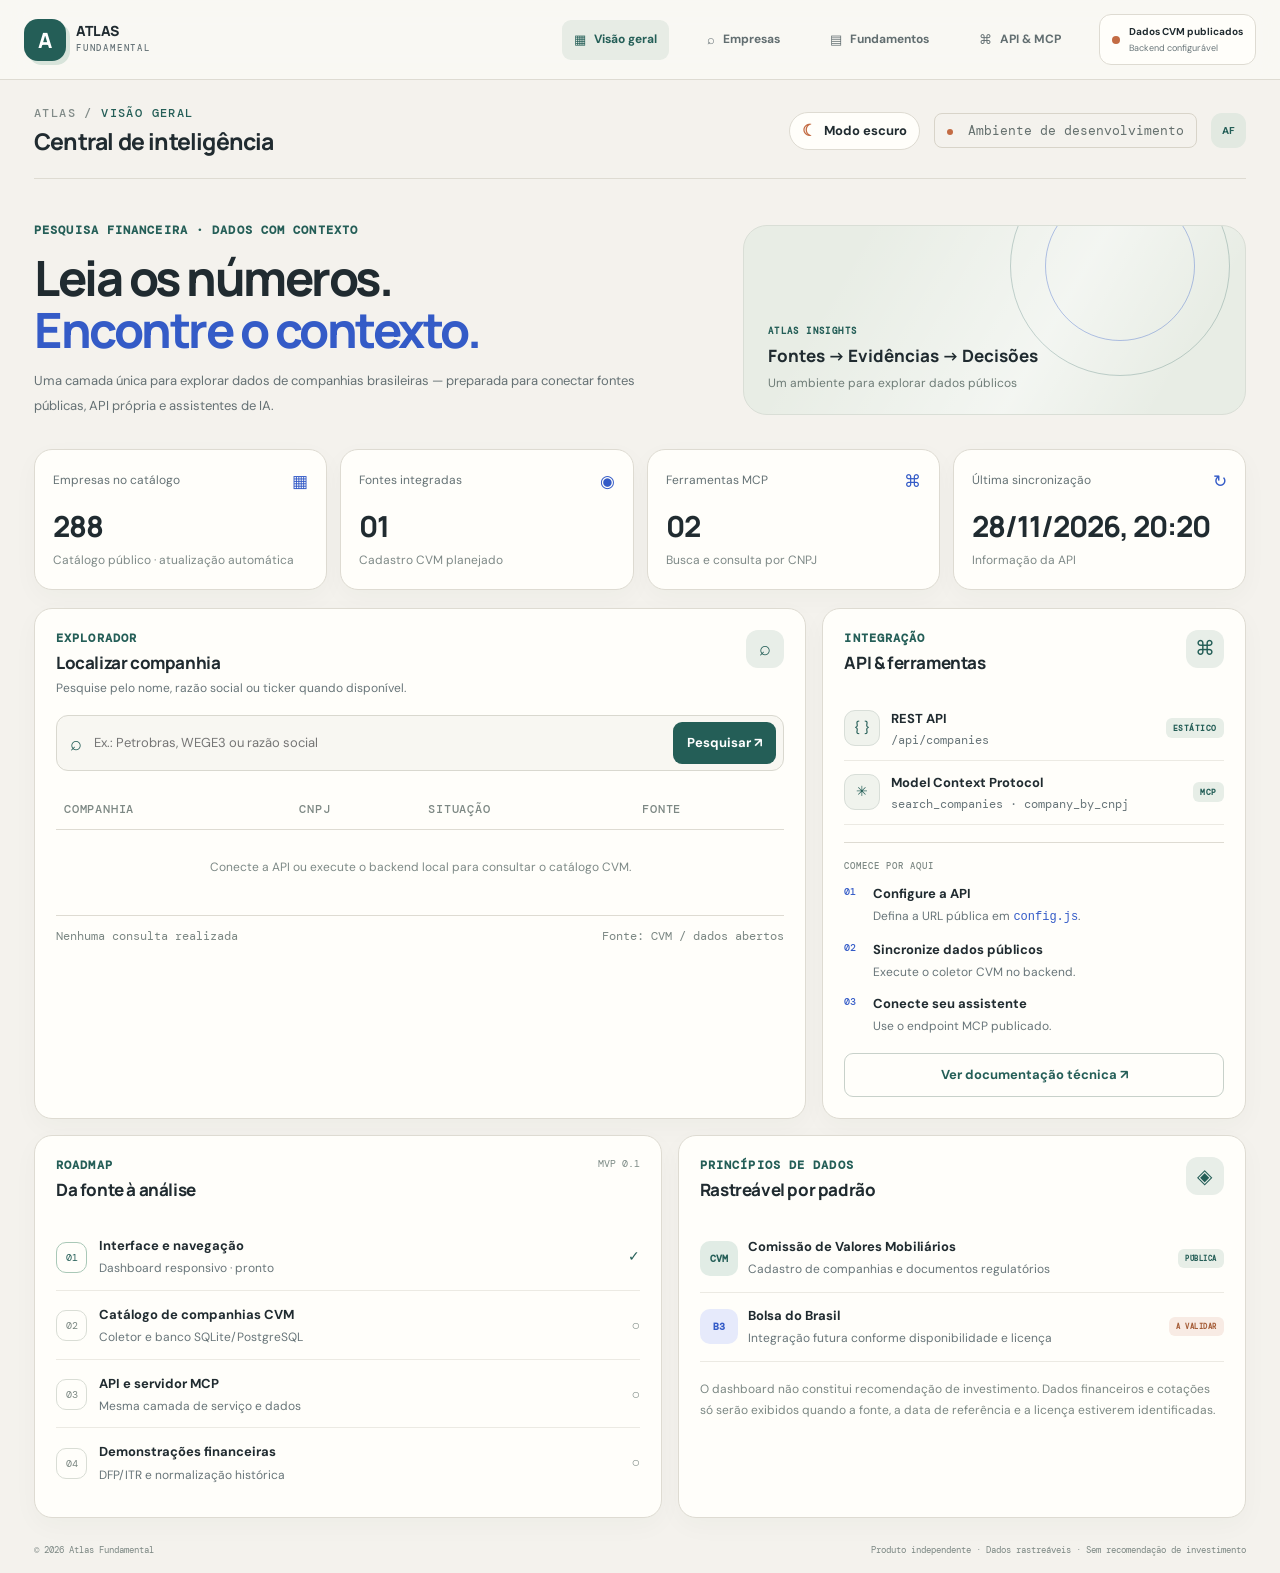
<file: index.html>
<!doctype html>
<html lang="pt-BR">
<head>
  <meta charset="utf-8">
  <meta name="viewport" content="width=device-width, initial-scale=1">
  <meta http-equiv="refresh" content="0; url=./frontend/">
  <title>Atlas Fundamental</title>
  <script>location.replace(new URL("./frontend/", location.href).href);</script>
</head>
<body>
  <p>Redirecionando para o <a href="./frontend/">Atlas Fundamental</a>…</p>
</body>
</html>
</file>
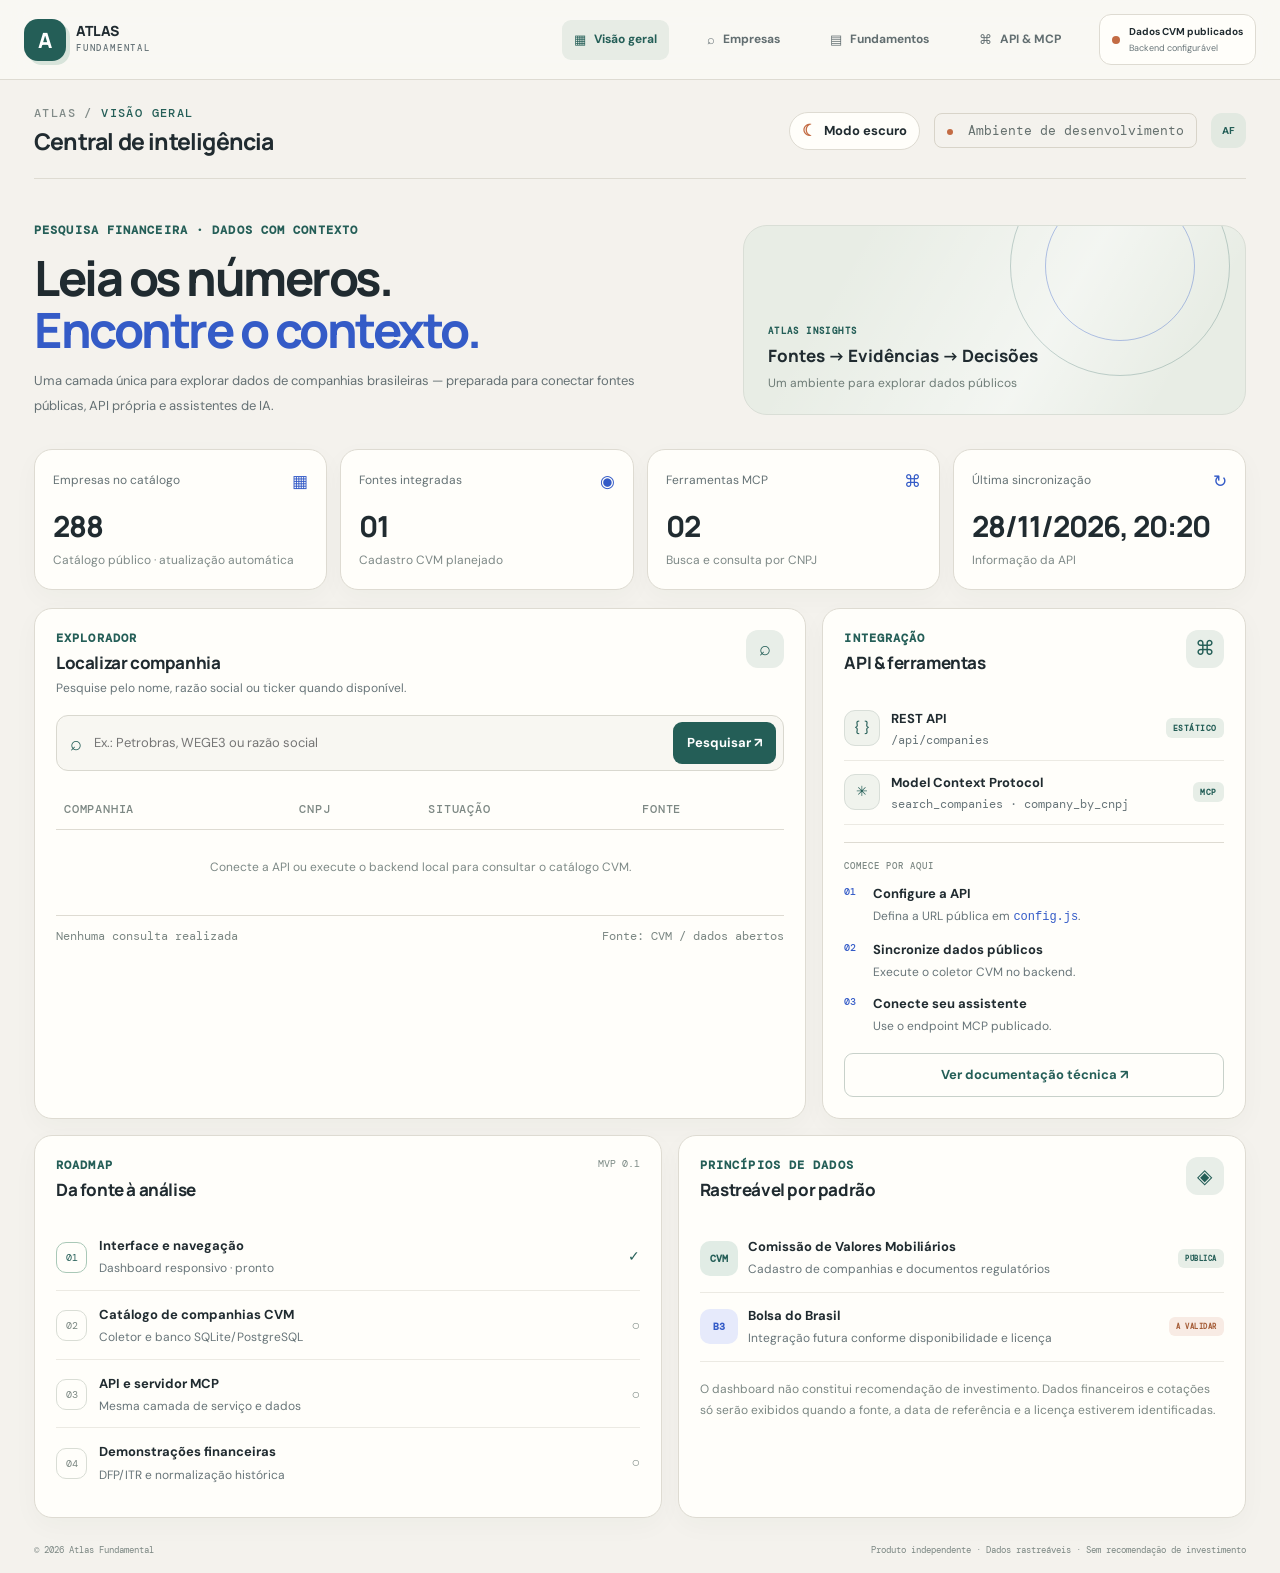
<file: frontend/index.html>
<!doctype html><html lang="pt-BR"><head><meta charset="utf-8"><meta name="viewport" content="width=device-width,initial-scale=1"><meta name="theme-color" content="#f4f2ed"><meta name="description" content="Atlas Fundamental: dados públicos, fundamentos empresariais e ferramentas para análise de companhias brasileiras."><title>Atlas Fundamental — Inteligência fundamentalista</title><link rel="stylesheet" href="styles.css"></head><body>
<aside class="sidebar"><a class="brand" href="#"><span class="mark">A</span><span>ATLAS <small>FUNDAMENTAL</small></span></a><div class="nav-label">WORKSPACE</div><button class="nav active" data-view="overview">▦ <span>Visão geral</span></button><button class="nav" data-view="companies">⌕ <span>Empresas</span></button><button class="nav" data-view="fundamentals">▤ <span>Fundamentos</span></button><button class="nav" data-view="api">⌘ <span>API & MCP</span></button><div class="side-bottom"><div class="status-dot"></div><div><b id="apiState">Modo demonstração</b><small>Backend configurável</small></div></div></aside>
<main class="main"><header class="topbar"><div><div class="crumb">ATLAS / <span id="crumb">VISÃO GERAL</span></div><h1 id="pageTitle">Central de inteligência</h1></div><div class="top-actions"><button id="themeToggle" class="theme-toggle" type="button" aria-label="Ativar tema escuro" title="Alternar tema"><span id="themeIcon" aria-hidden="true">☾</span><span id="themeLabel">Modo escuro</span></button><span class="pill"><i></i> Ambiente de desenvolvimento</span><button class="avatar">AF</button></div></header>
<section class="intro"><div><div class="eyebrow">PESQUISA FINANCEIRA · DADOS COM CONTEXTO</div><h2>Leia os números.<br><em>Encontre o contexto.</em></h2><p>Uma camada única para explorar dados de companhias brasileiras — preparada para conectar fontes públicas, API própria e assistentes de IA.</p></div><div class="intro-art"><div class="orb orb1"></div><div class="orb orb2"></div><div class="art-card"><span>ATLAS INSIGHTS</span><b>Fontes → Evidências → Decisões</b><small>Um ambiente para explorar dados públicos</small></div></div></section>
<section class="metrics"><article class="metric"><div class="metric-top"><span>Empresas no catálogo</span><span class="metric-icon">▦</span></div><strong id="companyCount">—</strong><small id="companyCaption">Aguardando conexão</small></article><article class="metric"><div class="metric-top"><span>Fontes integradas</span><span class="metric-icon">◉</span></div><strong>01</strong><small>Cadastro CVM planejado</small></article><article class="metric"><div class="metric-top"><span>Ferramentas MCP</span><span class="metric-icon">⌘</span></div><strong>02</strong><small>Busca e consulta por CNPJ</small></article><article class="metric"><div class="metric-top"><span>Última sincronização</span><span class="metric-icon">↻</span></div><strong id="lastSync">—</strong><small>Informação da API</small></article></section>
<section class="content-grid"><article class="panel company-panel"><div class="panel-head"><div><div class="eyebrow">EXPLORADOR</div><h3>Localizar companhia</h3><p>Pesquise pelo nome, razão social ou ticker quando disponível.</p></div><span class="panel-icon">⌕</span></div><form id="searchForm" class="search"><span>⌕</span><input id="searchInput" placeholder="Ex.: Petrobras, WEGE3 ou razão social" autocomplete="off"><button type="submit">Pesquisar ↗</button></form><div class="table-wrap"><table><thead><tr><th>COMPANHIA</th><th>CNPJ</th><th>SITUAÇÃO</th><th>FONTE</th></tr></thead><tbody id="companyRows"><tr><td colspan="4" class="empty">Conecte a API ou execute o backend local para consultar o catálogo CVM.</td></tr></tbody></table></div><div class="panel-foot"><span id="resultCount">Nenhuma consulta realizada</span><span>Fonte: CVM / dados abertos</span></div></article>
<article class="panel side-panel"><div class="panel-head"><div><div class="eyebrow">INTEGRAÇÃO</div><h3>API & ferramentas</h3></div><span class="panel-icon">⌘</span></div><div class="api-card"><div class="api-symbol">{ }</div><div><b>REST API</b><small>/api/companies</small></div><span class="state-tag" id="restTag">LOCAL</span></div><div class="api-card"><div class="api-symbol">✳</div><div><b>Model Context Protocol</b><small>search_companies · company_by_cnpj</small></div><span class="state-tag">MCP</span></div><div class="divider"></div><div class="small-title">COMECE POR AQUI</div><ol class="steps"><li><b>Configure a API</b><span>Defina a URL pública em <code>config.js</code>.</span></li><li><b>Sincronize dados públicos</b><span>Execute o coletor CVM no backend.</span></li><li><b>Conecte seu assistente</b><span>Use o endpoint MCP publicado.</span></li></ol><button class="outline-btn" data-view="api">Ver documentação técnica ↗</button></article></section>
<section class="bottom-grid"><article class="panel"><div class="panel-head"><div><div class="eyebrow">ROADMAP</div><h3>Da fonte à análise</h3></div><span class="subtle">MVP 0.1</span></div><div class="roadmap"><div class="road done"><span>01</span><div><b>Interface e navegação</b><small>Dashboard responsivo · pronto</small></div><i>✓</i></div><div class="road"><span>02</span><div><b>Catálogo de companhias CVM</b><small>Coletor e banco SQLite/PostgreSQL</small></div><i>○</i></div><div class="road"><span>03</span><div><b>API e servidor MCP</b><small>Mesma camada de serviço e dados</small></div><i>○</i></div><div class="road"><span>04</span><div><b>Demonstrações financeiras</b><small>DFP/ITR e normalização histórica</small></div><i>○</i></div></div></article><article class="panel source-panel"><div class="panel-head"><div><div class="eyebrow">PRINCÍPIOS DE DADOS</div><h3>Rastreável por padrão</h3></div><span class="panel-icon">◈</span></div><div class="source-row"><span class="source-logo">CVM</span><div><b>Comissão de Valores Mobiliários</b><small>Cadastro de companhias e documentos regulatórios</small></div><span class="source-status">PÚBLICA</span></div><div class="source-row"><span class="source-logo b3">B3</span><div><b>Bolsa do Brasil</b><small>Integração futura conforme disponibilidade e licença</small></div><span class="source-status muted">A VALIDAR</span></div><p class="disclaimer">O dashboard não constitui recomendação de investimento. Dados financeiros e cotações só serão exibidos quando a fonte, a data de referência e a licença estiverem identificadas.</p></article></section>
<section id="apiDocs" class="panel api-docs hidden"><div class="eyebrow">DOCUMENTAÇÃO</div><h3>Contrato inicial da API</h3><p>O frontend estático pode ser publicado no GitHub Pages. O backend e o endpoint MCP precisam de hospedagem com execução de servidor.</p><div class="endpoint"><span>GET</span><code>/api/health</code><button data-copy="/api/health">Copiar</button></div><div class="endpoint"><span>GET</span><code>/api/companies?q=petrobras</code><button data-copy="/api/companies?q=petrobras">Copiar</button></div><div class="endpoint"><span>GET</span><code>/api/companies/{cnpj}</code><button data-copy="/api/companies/{cnpj}">Copiar</button></div><div class="endpoint"><span>MCP</span><code>/mcp</code><button data-copy="/mcp">Copiar</button></div><p class="disclaimer">Antes de produção: adicionar autenticação, limites de requisição, monitoramento, política de privacidade e testes de qualidade dos dados.</p></section>
<footer>© 2026 Atlas Fundamental <span>Produto independente · Dados rastreáveis · Sem recomendação de investimento</span></footer></main><div id="toast" role="status"></div><script src="config.js"></script><script src="app.js"></script></body></html>
</file>
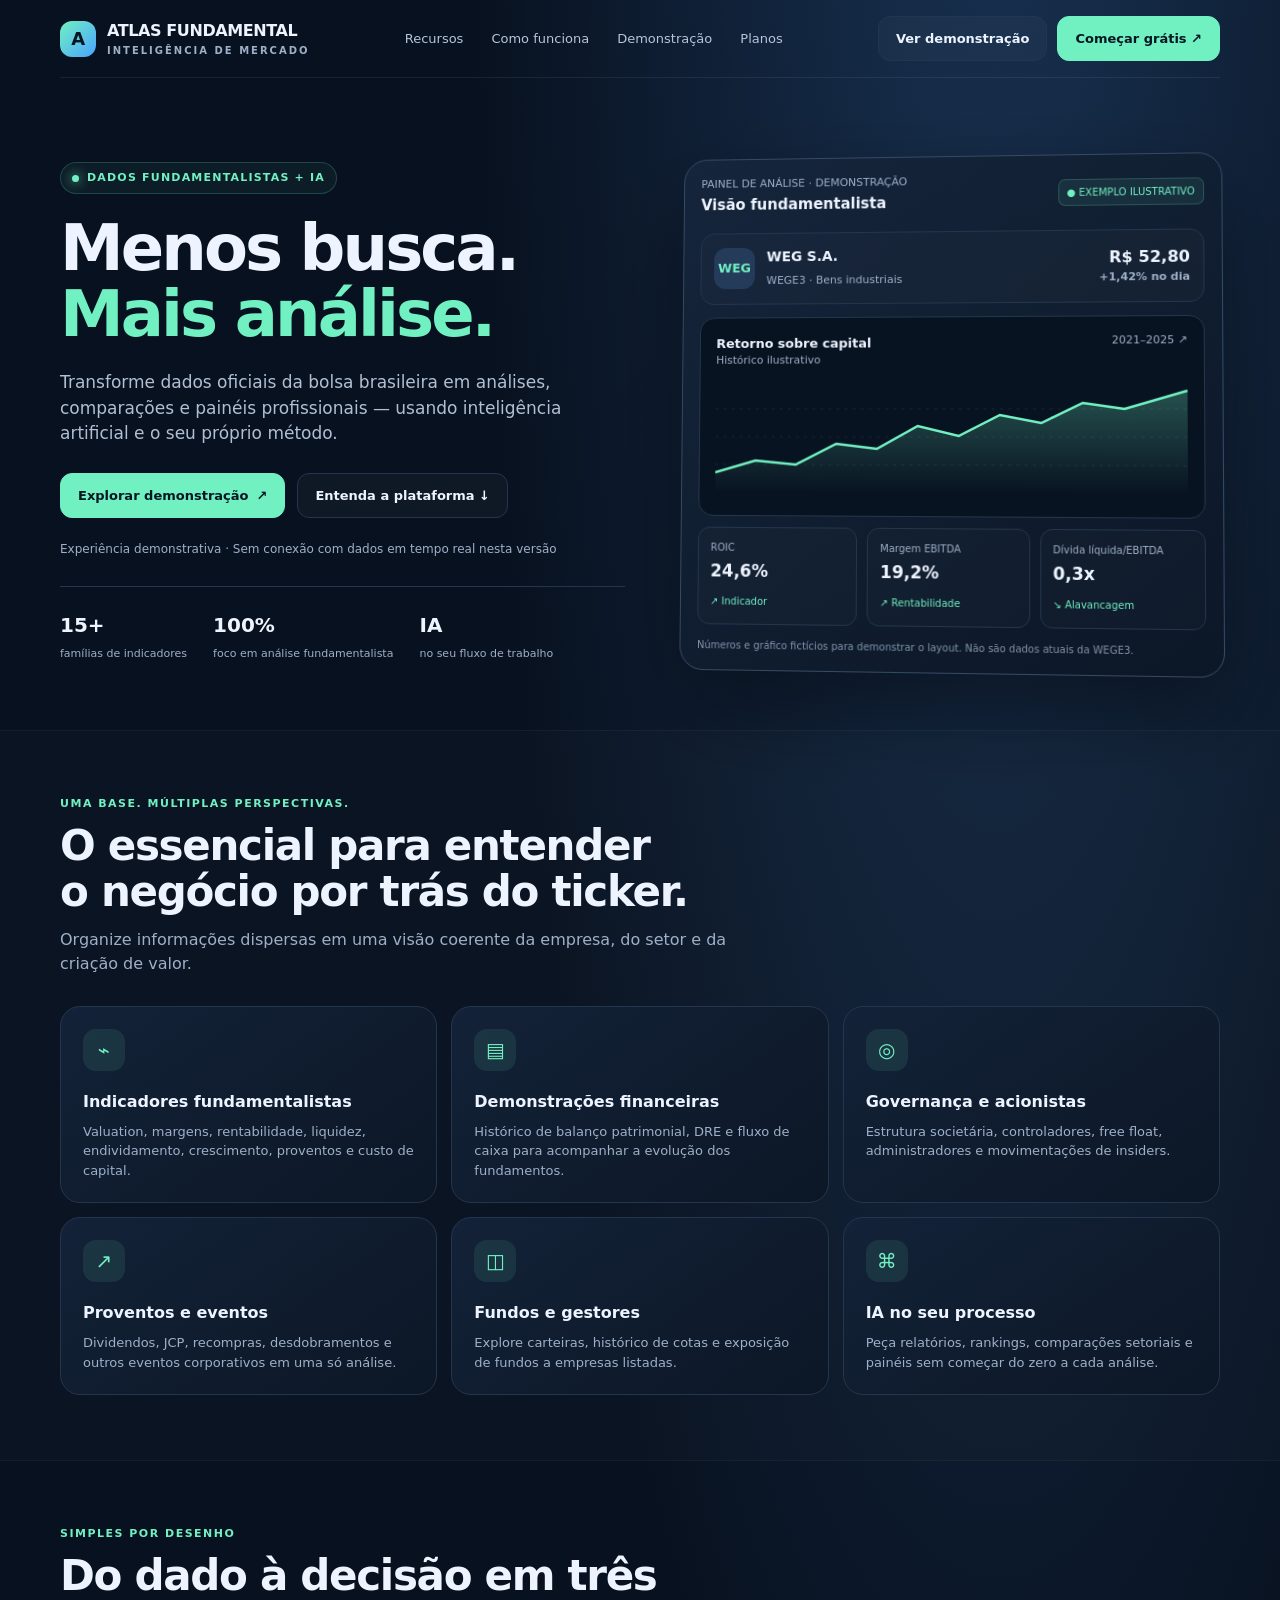
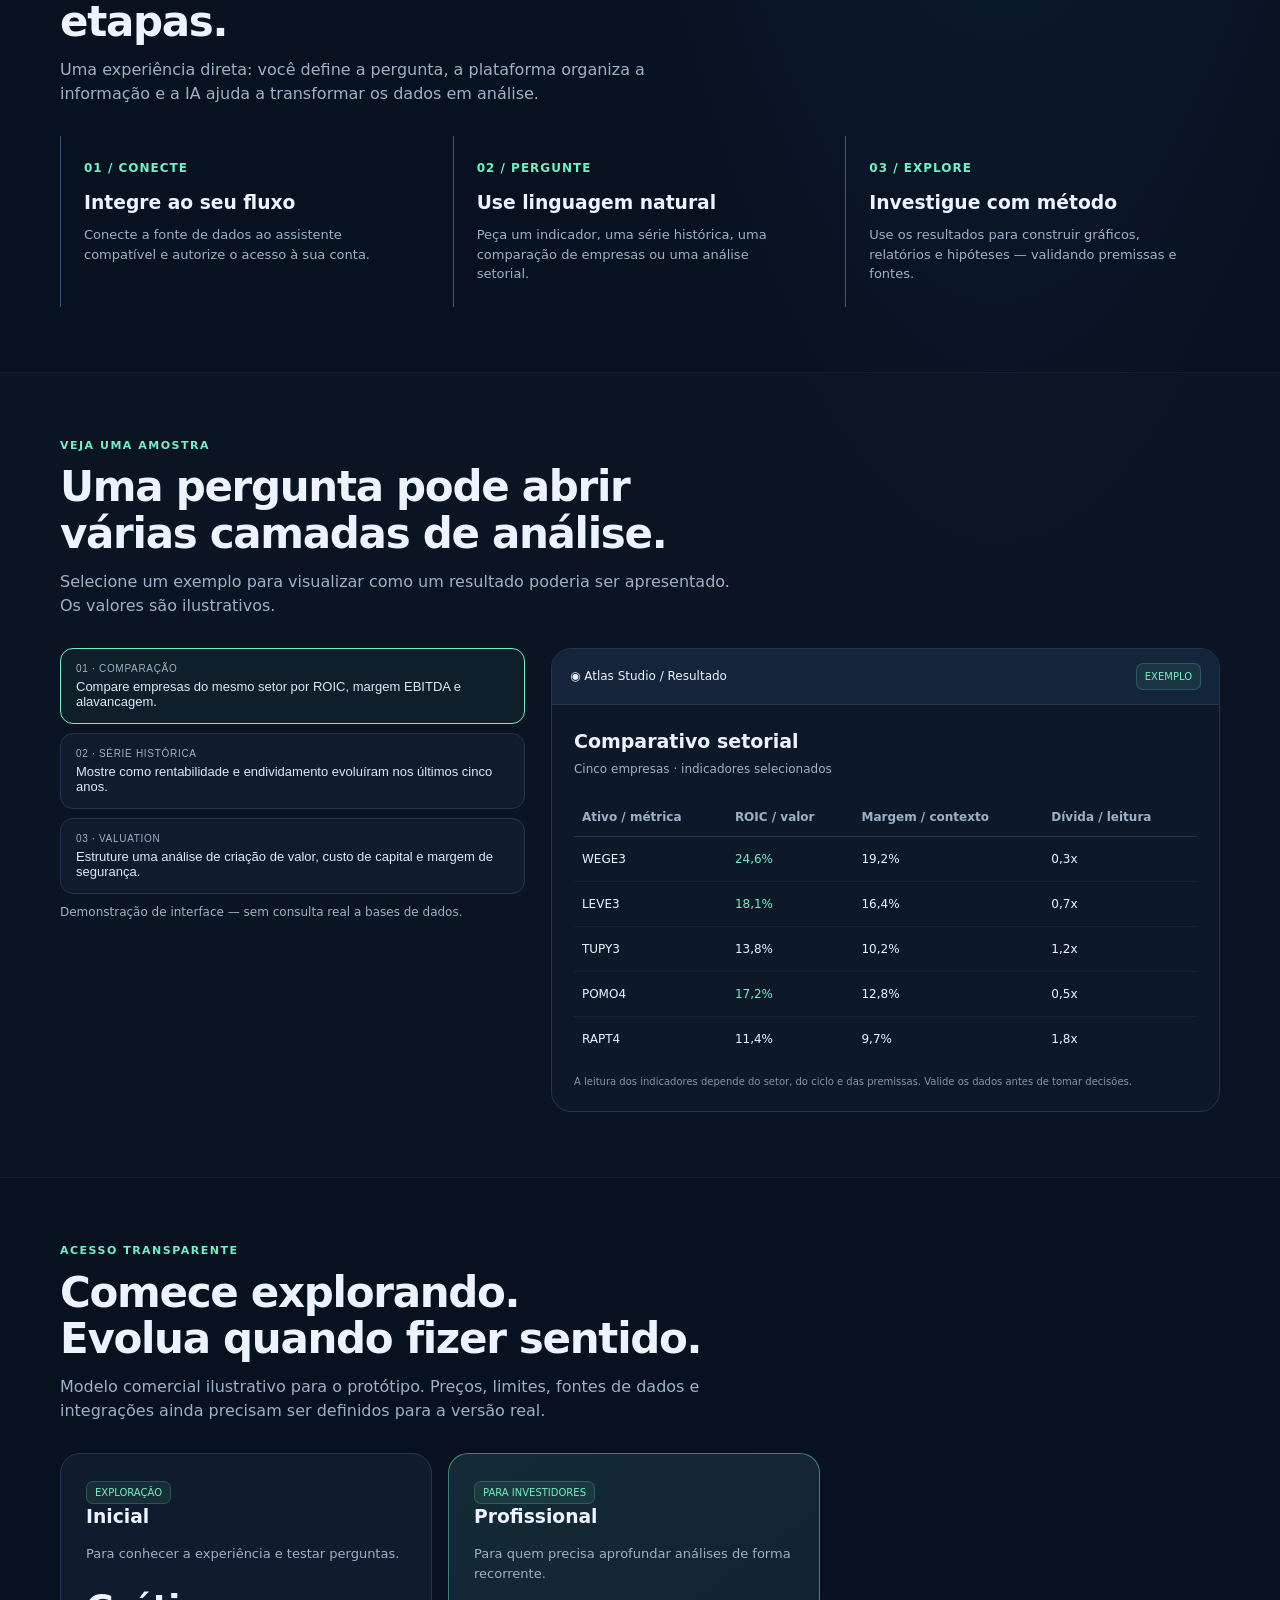
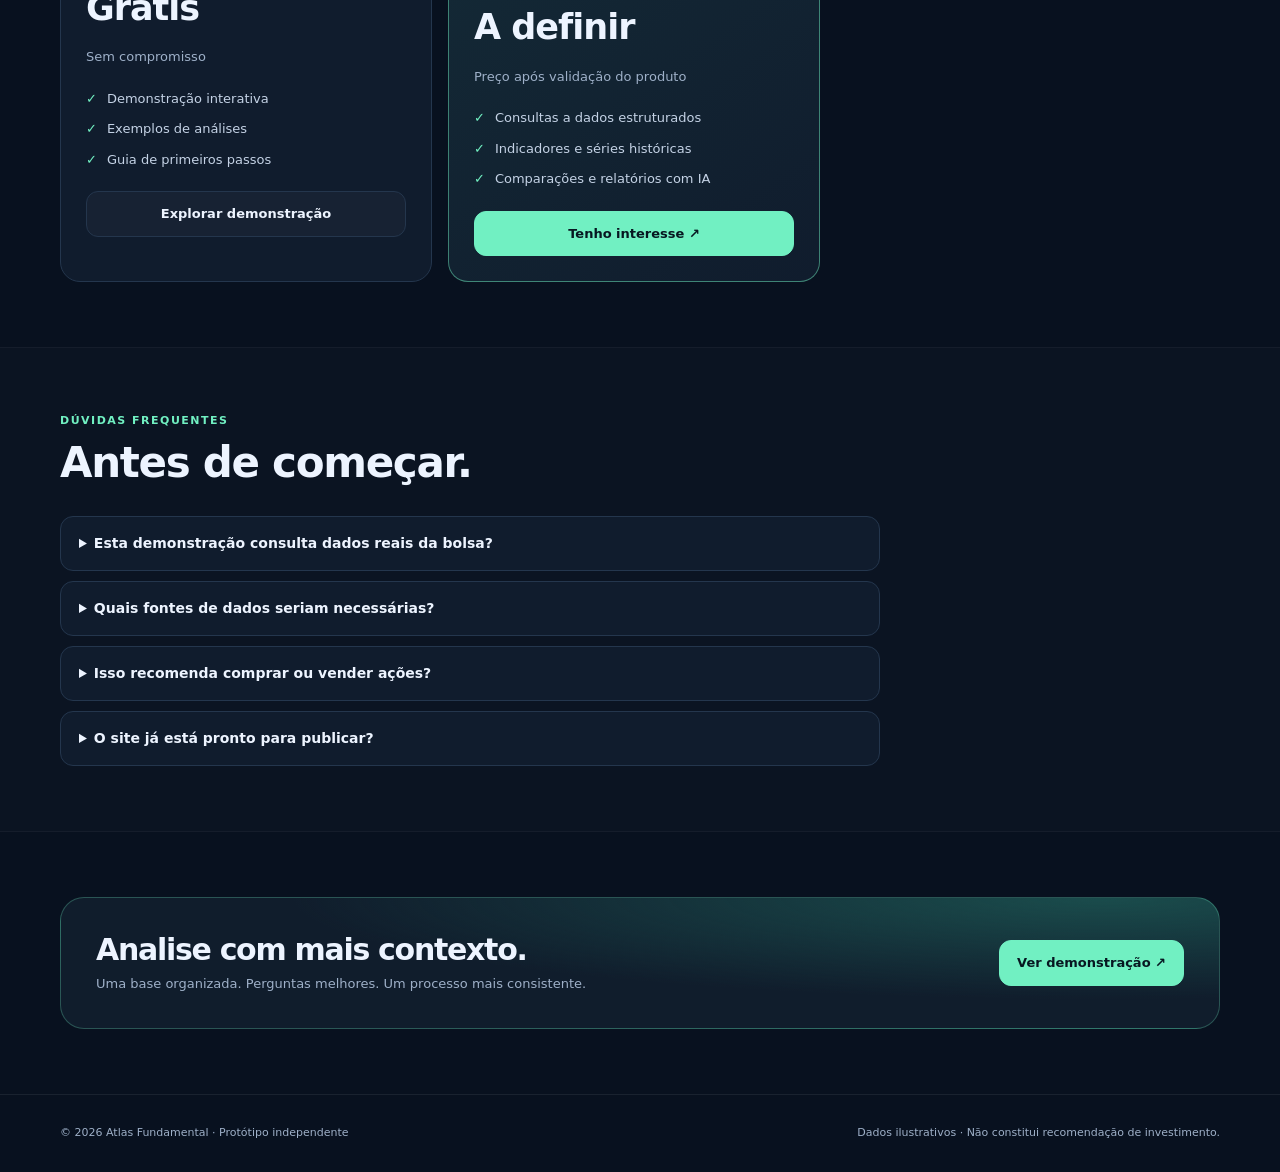
<file: frontend/prototipo-landing.html>
<!DOCTYPE html>
<html lang="pt-BR">
<head>
<meta charset="utf-8"><meta name="viewport" content="width=device-width, initial-scale=1">
<title>Atlas Fundamental — Inteligência de mercado</title>
<style>
:root{--bg:#08111f;--panel:#101c2d;--panel2:#132239;--line:#24364d;--text:#edf4ff;--muted:#9eb0c8;--mint:#71f0c2;--blue:#75a7ff;--gold:#f3c879;--red:#ff858b;--radius:20px}*{box-sizing:border-box}html{scroll-behavior:smooth}body{margin:0;background:radial-gradient(ellipse at 78% -10%,#193354 0,transparent 38%),var(--bg);font-family:Inter,ui-sans-serif,system-ui,-apple-system,Segoe UI,sans-serif;color:var(--text);line-height:1.5}a{color:inherit;text-decoration:none}.wrap{width:min(1160px,calc(100% - 40px));margin:auto}.nav{height:78px;display:flex;align-items:center;justify-content:space-between;border-bottom:1px solid #ffffff12}.brand{display:flex;gap:11px;align-items:center;font-weight:800;letter-spacing:-.4px}.logo{width:36px;height:36px;border-radius:12px;background:linear-gradient(135deg,var(--mint),#4aa5ff);display:grid;place-items:center;color:#071321;font-weight:900;font-size:18px}.brand small{display:block;font-size:10px;letter-spacing:2px;color:var(--muted);font-weight:700}.links{display:flex;gap:28px;color:#b6c5d9;font-size:13px}.navright{display:flex;gap:10px;align-items:center}.btn{display:inline-flex;align-items:center;justify-content:center;gap:8px;padding:12px 17px;border-radius:12px;font-weight:750;font-size:13px;border:1px solid var(--line);background:#ffffff07;color:var(--text);cursor:pointer;transition:.2s}.btn:hover{transform:translateY(-1px);border-color:#52749c}.btn.primary{background:var(--mint);color:#071721;border-color:var(--mint)}.hero{padding:76px 0 58px;display:grid;grid-template-columns:1.02fr .98fr;gap:52px;align-items:center}.eyebrow{display:inline-flex;align-items:center;gap:8px;color:var(--mint);border:1px solid #71f0c233;background:#71f0c20d;padding:7px 11px;border-radius:99px;font-size:11px;font-weight:800;letter-spacing:1.2px;text-transform:uppercase}.dot{width:7px;height:7px;border-radius:50%;background:var(--mint);box-shadow:0 0 12px #71f0c2}.hero h1{font-size:clamp(38px,5.3vw,64px);letter-spacing:-2.9px;line-height:1.03;margin:22px 0}.hero h1 span{color:var(--mint)}.lead{font-size:17px;color:#b0bfd2;max-width:540px}.actions{display:flex;gap:12px;flex-wrap:wrap;margin:26px 0 22px}.fine{font-size:12px;color:var(--muted)}.hero-stats{display:flex;gap:26px;margin-top:28px;padding-top:23px;border-top:1px solid var(--line)}.stat strong{font-size:20px;display:block}.stat span{font-size:11px;color:var(--muted)}.dashboard{background:linear-gradient(145deg,#15253b,#0c1727);border:1px solid #344a65;border-radius:24px;padding:17px;box-shadow:0 35px 90px #0006;transform:perspective(1200px) rotateY(-4deg) rotateX(2deg)}.dashhead{display:flex;justify-content:space-between;align-items:center;margin-bottom:17px}.dashlabel{font-size:11px;color:var(--muted)}.tag{font-size:10px;color:var(--mint);background:#71f0c214;border:1px solid #71f0c233;border-radius:7px;padding:5px 8px}.company{display:flex;gap:12px;align-items:center;padding:13px;border:1px solid var(--line);background:#ffffff04;border-radius:14px}.ticker{width:42px;height:42px;display:grid;place-items:center;border-radius:12px;background:#243b59;color:var(--mint);font-size:13px;font-weight:900}.company strong{display:block;font-size:14px}.company small{color:var(--muted);font-size:11px}.company .price{margin-left:auto;text-align:right;font-weight:800}.up{color:var(--mint);font-size:11px}.chartbox{margin-top:13px;padding:16px;border:1px solid var(--line);border-radius:15px;background:#081321}.charttitle{display:flex;justify-content:space-between;color:var(--muted);font-size:11px}.charttitle b{color:var(--text);font-size:13px}.chart{width:100%;height:112px;margin-top:12px}.mini-grid{display:grid;grid-template-columns:repeat(3,1fr);gap:10px;margin-top:11px}.metric{border:1px solid var(--line);border-radius:12px;padding:12px;background:#ffffff03}.metric span{font-size:10px;color:var(--muted);display:block}.metric b{font-size:17px;display:block;margin:4px 0}.metric em{font-size:10px;font-style:normal;color:var(--mint)}.section{padding:65px 0}.section.alt{background:#ffffff03;border-top:1px solid #ffffff0a;border-bottom:1px solid #ffffff0a}.section-head{max-width:680px;margin-bottom:30px}.kicker{font-size:11px;color:var(--mint);font-weight:850;text-transform:uppercase;letter-spacing:1.5px}.section h2{font-size:clamp(28px,3.5vw,42px);letter-spacing:-1.3px;line-height:1.1;margin:10px 0 13px}.section-head p{color:var(--muted);margin:0}.grid3{display:grid;grid-template-columns:repeat(3,1fr);gap:14px}.feature{border:1px solid var(--line);border-radius:var(--radius);padding:22px;background:linear-gradient(145deg,#132238,#0c1726)}.iconbox{height:42px;width:42px;border-radius:13px;display:grid;place-items:center;background:#71f0c218;color:var(--mint);font-size:20px;margin-bottom:19px}.feature h3{font-size:16px;margin:0 0 8px}.feature p{font-size:13px;color:var(--muted);margin:0}.steps{display:grid;grid-template-columns:repeat(3,1fr);gap:18px}.step{padding:23px;border-left:1px solid #3b5978;position:relative}.num{color:var(--mint);font-size:12px;font-weight:900;letter-spacing:1px}.step h3{margin:12px 0 8px}.step p{font-size:13px;color:var(--muted);margin:0}.demo{display:grid;grid-template-columns:.82fr 1.18fr;gap:26px;align-items:start}.prompt-list{display:grid;gap:9px}.prompt{width:100%;text-align:left;padding:14px 15px;background:#101c2d;color:#dce8f8;border:1px solid var(--line);border-radius:13px;cursor:pointer;font-size:13px}.prompt:hover,.prompt.active{border-color:var(--mint);background:#71f0c20c}.prompt small{display:block;color:var(--muted);font-size:10px;margin-bottom:5px;text-transform:uppercase;letter-spacing:.7px}.preview{border:1px solid var(--line);border-radius:20px;overflow:hidden;background:#0d1929}.previewbar{padding:14px 18px;background:#14243a;border-bottom:1px solid var(--line);display:flex;justify-content:space-between;align-items:center;font-size:12px}.previewbody{padding:22px}.previewbody h3{margin:0 0 5px;font-size:19px}.previewbody p{color:var(--muted);font-size:12px;margin:0 0 20px}.table{width:100%;border-collapse:collapse;font-size:12px}.table th{text-align:left;color:var(--muted);font-weight:600;padding:10px 8px;border-bottom:1px solid var(--line)}.table td{padding:13px 8px;border-bottom:1px solid #ffffff0b}.table tr:last-child td{border-bottom:0}.good{color:var(--mint)}.yellow{color:var(--gold)}.pricing{display:grid;grid-template-columns:1fr 1fr;gap:16px;max-width:760px}.plan{padding:25px;border:1px solid var(--line);border-radius:20px;background:#101c2d}.plan.featured{border-color:#71f0c277;background:linear-gradient(145deg,#142b37,#101c2d)}.plan h3{margin:0 0 5px}.plan p{font-size:13px;color:var(--muted)}.pricebig{font-size:35px;font-weight:850;letter-spacing:-1px;margin:18px 0 2px}.pricebig small{font-size:13px;color:var(--muted);font-weight:500;letter-spacing:0}.plan ul{list-style:none;padding:0;margin:22px 0;display:grid;gap:11px;font-size:13px;color:#c4d2e5}.plan li:before{content:'✓';color:var(--mint);margin-right:10px}.faq{max-width:820px;display:grid;gap:10px}.faq details{border:1px solid var(--line);border-radius:13px;background:#101c2d;padding:16px 18px}.faq summary{font-weight:700;font-size:14px;cursor:pointer}.faq details p{font-size:13px;color:var(--muted);margin-bottom:0}.cta{padding:35px;border:1px solid #71f0c244;border-radius:24px;background:radial-gradient(ellipse at 90% 0%,#1a4c4c 0,transparent 55%),#101d2c;display:flex;justify-content:space-between;align-items:center;gap:25px}.cta h2{font-size:30px;margin:0 0 8px}.cta p{margin:0;color:var(--muted);font-size:13px}.footer{padding:30px 0;color:var(--muted);font-size:11px;border-top:1px solid #ffffff12}.footrow{display:flex;justify-content:space-between;gap:20px;flex-wrap:wrap}.mobile-menu{display:none}.notice{font-size:10px;color:#8294ac;margin-top:13px}
@media(max-width:850px){.links{display:none}.hero{grid-template-columns:1fr;padding-top:48px;gap:34px}.dashboard{transform:none}.grid3{grid-template-columns:repeat(2,1fr)}.demo{grid-template-columns:1fr}.steps{grid-template-columns:1fr;gap:4px}.step{padding:17px 20px}.cta{align-items:flex-start;flex-direction:column}.hero h1{letter-spacing:-1.8px}}@media(max-width:560px){.wrap{width:min(100% - 28px,1160px)}.nav{height:68px}.navright .btn:not(.primary){display:none}.brand{font-size:14px}.hero{padding:40px 0}.hero h1{font-size:43px}.lead{font-size:15px}.hero-stats{gap:17px}.stat strong{font-size:17px}.grid3,.pricing{grid-template-columns:1fr}.section{padding:48px 0}.mini-grid{gap:6px}.metric{padding:9px}.metric b{font-size:15px}.dashboard{padding:11px}.previewbody{padding:13px;overflow-x:auto}.table{min-width:430px}.cta{padding:24px}.pricebig{font-size:32px}}
</style>
</head><body>
<header class="wrap nav"><a class="brand" href="#top"><span class="logo">A</span><span>ATLAS FUNDAMENTAL<small>INTELIGÊNCIA DE MERCADO</small></span></a><nav class="links"><a href="#recursos">Recursos</a><a href="#como-funciona">Como funciona</a><a href="#demo">Demonstração</a><a href="#planos">Planos</a></nav><div class="navright"><a class="btn" href="#demo">Ver demonstração</a><a class="btn primary" href="#planos">Começar grátis ↗</a></div></header>
<main id="top"><section class="wrap hero"><div><div class="eyebrow"><span class="dot"></span> Dados fundamentalistas + IA</div><h1>Menos busca.<br><span>Mais análise.</span></h1><p class="lead">Transforme dados oficiais da bolsa brasileira em análises, comparações e painéis profissionais — usando inteligência artificial e o seu próprio método.</p><div class="actions"><a class="btn primary" href="#demo">Explorar demonstração <span>↗</span></a><a class="btn" href="#como-funciona">Entenda a plataforma ↓</a></div><div class="fine">Experiência demonstrativa · Sem conexão com dados em tempo real nesta versão</div><div class="hero-stats"><div class="stat"><strong>15+</strong><span>famílias de indicadores</span></div><div class="stat"><strong>100%</strong><span>foco em análise fundamentalista</span></div><div class="stat"><strong>IA</strong><span>no seu fluxo de trabalho</span></div></div></div>
<div class="dashboard"><div class="dashhead"><div><div class="dashlabel">PAINEL DE ANÁLISE · DEMONSTRAÇÃO</div><strong style="font-size:15px">Visão fundamentalista</strong></div><span class="tag">● EXEMPLO ILUSTRATIVO</span></div><div class="company"><div class="ticker">WEG</div><div><strong>WEG S.A.</strong><small>WEGE3 · Bens industriais</small></div><div class="price">R$ 52,80<small class="up" style="display:block">+1,42% no dia</small></div></div><div class="chartbox"><div class="charttitle"><span><b>Retorno sobre capital</b><br>Histórico ilustrativo</span><span>2021–2025 ↗</span></div><svg class="chart" viewBox="0 0 460 112" preserveAspectRatio="none"><defs><linearGradient id="fill" x1="0" x2="0" y1="0" y2="1"><stop offset="0" stop-color="#71f0c2" stop-opacity=".28"/><stop offset="1" stop-color="#71f0c2" stop-opacity="0"/></linearGradient></defs><path d="M0 92 L40 80 L80 84 L120 63 L160 68 L200 45 L240 55 L280 34 L320 42 L360 22 L400 28 L460 10 L460 112 L0 112Z" fill="url(#fill)"/><path d="M0 92 L40 80 L80 84 L120 63 L160 68 L200 45 L240 55 L280 34 L320 42 L360 22 L400 28 L460 10" fill="none" stroke="#71f0c2" stroke-width="2.5"/><g stroke="#ffffff12" stroke-dasharray="3 5"><path d="M0 28H460"/><path d="M0 56H460"/><path d="M0 84H460"/></g></svg></div><div class="mini-grid"><div class="metric"><span>ROIC</span><b>24,6%</b><em>↗ Indicador</em></div><div class="metric"><span>Margem EBITDA</span><b>19,2%</b><em>↗ Rentabilidade</em></div><div class="metric"><span>Dívida líquida/EBITDA</span><b>0,3x</b><em>↘ Alavancagem</em></div></div><div class="notice">Números e gráfico fictícios para demonstrar o layout. Não são dados atuais da WEGE3.</div></div></section>
<section class="section alt" id="recursos"><div class="wrap"><div class="section-head"><div class="kicker">Uma base. Múltiplas perspectivas.</div><h2>O essencial para entender<br>o negócio por trás do ticker.</h2><p>Organize informações dispersas em uma visão coerente da empresa, do setor e da criação de valor.</p></div><div class="grid3"><article class="feature"><div class="iconbox">⌁</div><h3>Indicadores fundamentalistas</h3><p>Valuation, margens, rentabilidade, liquidez, endividamento, crescimento, proventos e custo de capital.</p></article><article class="feature"><div class="iconbox">▤</div><h3>Demonstrações financeiras</h3><p>Histórico de balanço patrimonial, DRE e fluxo de caixa para acompanhar a evolução dos fundamentos.</p></article><article class="feature"><div class="iconbox">◎</div><h3>Governança e acionistas</h3><p>Estrutura societária, controladores, free float, administradores e movimentações de insiders.</p></article><article class="feature"><div class="iconbox">↗</div><h3>Proventos e eventos</h3><p>Dividendos, JCP, recompras, desdobramentos e outros eventos corporativos em uma só análise.</p></article><article class="feature"><div class="iconbox">◫</div><h3>Fundos e gestores</h3><p>Explore carteiras, histórico de cotas e exposição de fundos a empresas listadas.</p></article><article class="feature"><div class="iconbox">⌘</div><h3>IA no seu processo</h3><p>Peça relatórios, rankings, comparações setoriais e painéis sem começar do zero a cada análise.</p></article></div></div></section>
<section class="section" id="como-funciona"><div class="wrap"><div class="section-head"><div class="kicker">Simples por desenho</div><h2>Do dado à decisão em três etapas.</h2><p>Uma experiência direta: você define a pergunta, a plataforma organiza a informação e a IA ajuda a transformar os dados em análise.</p></div><div class="steps"><div class="step"><div class="num">01 / CONECTE</div><h3>Integre ao seu fluxo</h3><p>Conecte a fonte de dados ao assistente compatível e autorize o acesso à sua conta.</p></div><div class="step"><div class="num">02 / PERGUNTE</div><h3>Use linguagem natural</h3><p>Peça um indicador, uma série histórica, uma comparação de empresas ou uma análise setorial.</p></div><div class="step"><div class="num">03 / EXPLORE</div><h3>Investigue com método</h3><p>Use os resultados para construir gráficos, relatórios e hipóteses — validando premissas e fontes.</p></div></div></div></section>
<section class="section alt" id="demo"><div class="wrap"><div class="section-head"><div class="kicker">Veja uma amostra</div><h2>Uma pergunta pode abrir<br>várias camadas de análise.</h2><p>Selecione um exemplo para visualizar como um resultado poderia ser apresentado. Os valores são ilustrativos.</p></div><div class="demo"><div class="prompt-list"><button class="prompt active" data-title="Comparativo setorial" data-sub="Cinco empresas · indicadores selecionados" data-rows="WEGE3|24,6%|19,2%|0,3x;LEVE3|18,1%|16,4%|0,7x;TUPY3|13,8%|10,2%|1,2x;POMO4|17,2%|12,8%|0,5x;RAPT4|11,4%|9,7%|1,8x"><small>01 · Comparação</small>Compare empresas do mesmo setor por ROIC, margem EBITDA e alavancagem.</button><button class="prompt" data-title="Evolução dos fundamentos" data-sub="Série histórica · exemplo fictício" data-rows="2021|18,2%|14,8%|0,8x;2022|19,4%|15,2%|0,7x;2023|21,1%|16,1%|0,5x;2024|23,0%|18,0%|0,4x;2025|24,6%|19,2%|0,3x"><small>02 · Série histórica</small>Mostre como rentabilidade e endividamento evoluíram nos últimos cinco anos.</button><button class="prompt" data-title="Checklist de valuation" data-sub="Estrutura de análise · não é recomendação" data-rows="ROIC|24,6%|Acima do WACC|Positivo;WACC|13,0%|Custo de capital|Referência;Spread|11,6 p.p.|Criação de valor|A validar;Margem de segurança|18%|Preço vs. valor|Cenário"><small>03 · Valuation</small>Estruture uma análise de criação de valor, custo de capital e margem de segurança.</button><div class="fine">Demonstração de interface — sem consulta real a bases de dados.</div></div><div class="preview"><div class="previewbar"><span>◉ Atlas Studio / Resultado</span><span class="tag">EXEMPLO</span></div><div class="previewbody"><h3 id="previewTitle">Comparativo setorial</h3><p id="previewSub">Cinco empresas · indicadores selecionados</p><table class="table"><thead><tr><th>Ativo / métrica</th><th>ROIC / valor</th><th>Margem / contexto</th><th>Dívida / leitura</th></tr></thead><tbody id="previewRows"><tr><td>WEGE3</td><td class="good">24,6%</td><td>19,2%</td><td>0,3x</td></tr><tr><td>LEVE3</td><td class="good">18,1%</td><td>16,4%</td><td>0,7x</td></tr><tr><td>TUPY3</td><td>13,8%</td><td>10,2%</td><td>1,2x</td></tr><tr><td>POMO4</td><td class="good">17,2%</td><td>12,8%</td><td>0,5x</td></tr><tr><td>RAPT4</td><td>11,4%</td><td>9,7%</td><td>1,8x</td></tr></tbody></table><div class="notice">A leitura dos indicadores depende do setor, do ciclo e das premissas. Valide os dados antes de tomar decisões.</div></div></div></div></div></section>
<section class="section" id="planos"><div class="wrap"><div class="section-head"><div class="kicker">Acesso transparente</div><h2>Comece explorando.<br>Evolua quando fizer sentido.</h2><p>Modelo comercial ilustrativo para o protótipo. Preços, limites, fontes de dados e integrações ainda precisam ser definidos para a versão real.</p></div><div class="pricing"><article class="plan"><span class="tag">EXPLORAÇÃO</span><h3>Inicial</h3><p>Para conhecer a experiência e testar perguntas.</p><div class="pricebig">Grátis</div><p>Sem compromisso</p><ul><li>Demonstração interativa</li><li>Exemplos de análises</li><li>Guia de primeiros passos</li></ul><a class="btn" href="#demo" style="width:100%">Explorar demonstração</a></article><article class="plan featured"><span class="tag">PARA INVESTIDORES</span><h3>Profissional</h3><p>Para quem precisa aprofundar análises de forma recorrente.</p><div class="pricebig">A definir</div><p>Preço após validação do produto</p><ul><li>Consultas a dados estruturados</li><li>Indicadores e séries históricas</li><li>Comparações e relatórios com IA</li></ul><a class="btn primary" href="mailto:contato@atlasfundamental.com.br?subject=Interesse%20na%20plataforma" style="width:100%">Tenho interesse ↗</a></article></div></div></section>
<section class="section alt"><div class="wrap"><div class="section-head"><div class="kicker">Dúvidas frequentes</div><h2>Antes de começar.</h2></div><div class="faq"><details><summary>Esta demonstração consulta dados reais da bolsa?</summary><p>Não. Os números exibidos são fictícios e servem apenas para demonstrar a interface. A versão de produção precisará de uma fonte de dados autorizada, atualizações e validações.</p></details><details><summary>Quais fontes de dados seriam necessárias?</summary><p>O desenho prevê dados públicos e/ou licenciados, como demonstrações financeiras, documentos regulatórios, cotações, eventos societários e dados de fundos. A cobertura depende de acesso, permissões e disponibilidade de cada fonte.</p></details><details><summary>Isso recomenda comprar ou vender ações?</summary><p>Não. A proposta é organizar dados para pesquisa e análise. Qualquer decisão exige avaliação independente, contexto e validação das premissas.</p></details><details><summary>O site já está pronto para publicar?</summary><p>Esta é uma primeira versão visual funcional em arquivo único. Antes de publicar, será necessário configurar domínio, hospedagem, integrações reais, segurança, política de privacidade e condições comerciais.</p></details></div></div></section>
<section class="wrap section"><div class="cta"><div><h2>Analise com mais contexto.</h2><p>Uma base organizada. Perguntas melhores. Um processo mais consistente.</p></div><a class="btn primary" href="#demo">Ver demonstração ↗</a></div></section></main>
<footer class="footer"><div class="wrap footrow"><div>© 2026 Atlas Fundamental · Protótipo independente</div><div>Dados ilustrativos · Não constitui recomendação de investimento.</div></div></footer>
<script>
document.querySelectorAll('.prompt').forEach(btn=>btn.addEventListener('click',()=>{document.querySelectorAll('.prompt').forEach(b=>b.classList.remove('active'));btn.classList.add('active');document.getElementById('previewTitle').textContent=btn.dataset.title;document.getElementById('previewSub').textContent=btn.dataset.sub;const body=document.getElementById('previewRows');body.innerHTML='';btn.dataset.rows.split(';').forEach((r,i)=>{const c=r.split('|');const tr=document.createElement('tr');c.forEach((v,j)=>{const td=document.createElement('td');td.textContent=v;if(j===1&&v.includes('%'))td.className='good';tr.appendChild(td)});body.appendChild(tr)})}));
</script></body></html>
</file>
<file: frontend/styles.css>
@import url('https://fonts.googleapis.com/css2?family=DM+Mono:wght@400;500&family=DM+Sans:wght@400;500;600;700&family=Manrope:wght@400;500;600;700;800&display=swap');
:root{--bg:#f4f2ed;--panel:#fffefa;--panel2:#f8f6f0;--line:#dedbd2;--text:#202b30;--muted:#687579;--mint:#245e57;--blue:#345bc7;--gold:#c36b43;--radius:18px;--shadow:0 8px 26px #23312a08}*{box-sizing:border-box}body{margin:0;background:var(--bg);color:var(--text);font:14px/1.55 'DM Sans',sans-serif}button,input{font:inherit}button{cursor:pointer}.sidebar{position:sticky;top:0;width:100%;min-height:78px;border:0;border-bottom:1px solid var(--line);background:#f9f8f4f2;backdrop-filter:blur(14px);padding:14px max(24px,calc((100vw - 1380px)/2));display:flex;flex-direction:row;align-items:center;gap:26px;z-index:3}.brand{display:flex;align-items:center;gap:10px;text-decoration:none;color:var(--text);font:800 14px/1 'Manrope',sans-serif;letter-spacing:-.4px;padding:0;margin-right:auto}.brand small{display:block;color:var(--muted);font:500 9px/1.7 'DM Mono',monospace;letter-spacing:1.8px;margin-top:3px}.mark{display:grid;place-items:center;width:42px;height:42px;border-radius:14px;color:#fff;background:var(--mint);font:800 21px 'Manrope',sans-serif;box-shadow:4px 4px 0 #d8e4db}.nav-label{display:none}.nav{border:0;background:transparent;color:#626e70;text-align:left;padding:10px 12px;border-radius:9px;display:flex;align-items:center;gap:8px;margin:0;font-size:15px;transition:.2s}.nav span{font-size:12px;font-weight:700}.nav:hover,.nav.active{background:#e7ece5;color:var(--mint)}.side-bottom{border:1px solid var(--line);border-radius:12px;padding:9px 12px;display:flex;align-items:center;gap:9px;white-space:nowrap;background:var(--panel)}.side-bottom b,.side-bottom small{display:block}.side-bottom b{font-size:10px}.side-bottom small{color:var(--muted);font-size:9px;margin-top:2px}.status-dot{width:8px;height:8px;background:var(--gold);border-radius:50%}.main{margin:0 auto;padding:0 34px;max-width:1450px}.topbar{display:flex;justify-content:space-between;align-items:center;padding:25px 0 22px;border-bottom:1px solid var(--line)}.crumb{font:500 9px 'DM Mono',monospace;letter-spacing:1.4px;color:#818b88}.crumb span{color:var(--mint)}h1{font:750 23px/1.2 'Manrope',sans-serif;letter-spacing:-.8px;margin:7px 0 0}.top-actions{display:flex;align-items:center;gap:14px}.pill{border:1px solid #d8d4c9;color:#65706e;border-radius:8px;padding:8px 12px;font:10px 'DM Mono',monospace}.pill i{display:inline-block;width:6px;height:6px;background:var(--gold);border-radius:50%;margin-right:7px}.avatar{width:35px;height:35px;border:0;border-radius:11px;background:#e2e9e1;color:var(--mint);font-size:10px;font-weight:800}.intro{padding:43px 0 30px;display:grid;grid-template-columns:1.15fr .85fr;gap:28px;align-items:center}.eyebrow{font:500 10px 'DM Mono',monospace;letter-spacing:1.1px;font-weight:700;color:var(--mint)}.intro h2{font:750 clamp(32px,3.8vw,51px)/1.06 'Manrope',sans-serif;letter-spacing:-2.5px;margin:14px 0}.intro h2 em{font-style:normal;color:var(--blue)}.intro p{max-width:610px;color:#657174;font-size:13px;line-height:1.9;margin:0}.intro-art{height:190px;position:relative;overflow:hidden;border:1px solid #d9ded6;border-radius:24px;background:#e8ede5}.intro-art:before{content:"";position:absolute;inset:0;background:linear-gradient(120deg,transparent 20%,#ffffff7d 60%,transparent 85%)}.orb{position:absolute;border:1px solid #245e5740;border-radius:50%;width:220px;height:220px;right:15px;top:-70px}.orb2{width:150px;height:150px;right:50px;top:-35px;border-color:#345bc75c}.art-card{position:absolute;left:24px;bottom:22px;display:grid;gap:7px}.art-card span{font:600 9px 'DM Mono',monospace;letter-spacing:1.4px;color:var(--mint)}.art-card b{font:750 17px 'Manrope',sans-serif}.art-card small{font-size:10px;color:#6e7c77}.metrics{display:grid;grid-template-columns:repeat(4,1fr);gap:13px;margin-bottom:18px}.metric,.panel{background:var(--panel);border:1px solid var(--line);border-radius:var(--radius);box-shadow:var(--shadow)}.metric{padding:18px}.metric-top{display:flex;justify-content:space-between;align-items:center;color:#647174;font-size:11px}.metric-icon{color:var(--blue);font-size:17px}.metric strong{display:block;font:750 28px 'Manrope',sans-serif;letter-spacing:-1px;margin:12px 0 3px}.metric small{color:#7e8987;font-size:10px}.content-grid{display:grid;grid-template-columns:1.55fr .85fr;gap:16px}.panel{padding:21px;min-width:0}.panel-head{display:flex;align-items:flex-start;justify-content:space-between;gap:12px;margin-bottom:18px}.panel-head h3,.api-docs h3{font:750 17px 'Manrope',sans-serif;letter-spacing:-.4px;margin:5px 0}.panel-head p{font-size:11px;color:var(--muted);margin:0}.panel-icon{display:grid;place-items:center;width:38px;height:38px;border-radius:12px;background:#e8eee8;color:var(--mint);font-size:20px}.search{display:flex;align-items:center;gap:10px;border:1px solid #d9d8cf;background:#f8f7f2;border-radius:12px;padding:6px 7px 6px 13px;margin-bottom:18px}.search>span{font-size:20px;color:var(--mint)}.search input{background:transparent;border:0;outline:0;color:var(--text);min-width:0;flex:1;font-size:12px}.search button,.outline-btn{border:0;background:var(--mint);color:#fff;font-weight:700;font-size:11px;padding:11px 14px;border-radius:9px;white-space:nowrap}.table-wrap{overflow-x:auto}.table-wrap table{width:100%;border-collapse:collapse;white-space:nowrap}.table-wrap th{text-align:left;font:500 9px 'DM Mono',monospace;letter-spacing:.8px;color:#7d8884;padding:12px 8px;border-bottom:1px solid var(--line)}.table-wrap td{font-size:11px;padding:14px 8px;border-bottom:1px solid #eceae3;color:#3c494b}.table-wrap tbody tr:last-child td{border-bottom:0}.empty{text-align:center!important;color:#7d8986!important;padding:28px 10px!important;white-space:normal!important}.company-name{font-weight:750}.company-sub{display:block;font-size:9px;color:var(--muted);margin-top:2px}.state-tag,.source-status{font:500 8px 'DM Mono',monospace;letter-spacing:.5px;padding:5px 7px;border-radius:6px;background:#e7eee7;color:var(--mint);font-weight:700}.panel-foot{border-top:1px solid var(--line);padding-top:12px;margin-top:10px;display:flex;justify-content:space-between;gap:8px;font:9px 'DM Mono',monospace;color:#7b8783}.api-card{display:flex;align-items:center;gap:11px;padding:12px 0;border-bottom:1px solid #eceae3}.api-symbol{width:36px;height:36px;display:grid;place-items:center;border:1px solid #d8ded8;border-radius:11px;color:var(--mint);background:#f0f3ed}.api-card>div:nth-child(2){flex:1;min-width:0}.api-card b,.api-card small{display:block}.api-card b{font-size:11px}.api-card small{font:9px 'DM Mono',monospace;color:var(--muted);margin-top:3px}.state-tag{font-size:8px}.divider{height:1px;background:var(--line);margin:17px 0}.small-title{font:500 9px 'DM Mono',monospace;letter-spacing:1px;color:#7e8985;margin:0 0 12px}.steps{list-style:none;padding:0;margin:0 0 17px;display:grid;gap:13px;counter-reset:step}.steps li{counter-increment:step;position:relative;padding-left:29px}.steps li:before{content:counter(step,decimal-leading-zero);position:absolute;left:0;top:1px;font:500 10px 'DM Mono',monospace;color:var(--blue)}.steps b,.steps span{display:block}.steps b{font-size:10px}.steps span{font-size:9px;color:var(--muted);margin-top:3px}.steps code{color:#345bc7}.outline-btn{background:transparent;border:1px solid #c8d1ca;color:var(--mint);width:100%}.bottom-grid{display:grid;grid-template-columns:1.05fr .95fr;gap:16px;margin-top:16px}.subtle{color:#7c8a85;font:10px 'DM Mono',monospace}.roadmap{display:grid;gap:2px}.road{display:flex;align-items:center;gap:12px;padding:12px 0;border-bottom:1px solid #eceae3}.road:last-child{border:0}.road>span{font:10px 'DM Mono',monospace;color:#7b8782;border:1px solid #d9ddd5;width:31px;height:31px;display:grid;place-items:center;border-radius:10px}.road div{flex:1}.road b,.road small{display:block}.road b{font-size:11px}.road small{font-size:9px;color:var(--muted);margin-top:3px}.road i{font-style:normal;color:#7c8984}.road.done>span{color:var(--mint);border-color:#a9c8b7}.road.done i{color:var(--mint)}.source-row{display:flex;align-items:center;gap:10px;padding:13px 0;border-bottom:1px solid #eceae3}.source-logo{display:grid;place-items:center;width:38px;height:35px;border-radius:10px;background:#e1ece5;color:var(--mint);font:700 10px 'DM Mono',monospace}.source-logo.b3{background:#e6eafb;color:var(--blue)}.source-row>div{flex:1;min-width:0}.source-row b,.source-row small{display:block}.source-row b{font-size:10px}.source-row small{font-size:9px;color:var(--muted);margin-top:3px}.source-status{font-size:7px}.source-status.muted{color:#a65e39;background:#f8ebe4}.disclaimer{font-size:9px;color:#7b8783;line-height:1.8;margin:17px 0 0}.api-docs{margin-top:16px}.api-docs p{color:var(--muted);font-size:11px;line-height:1.7}.endpoint{display:flex;align-items:center;gap:12px;border:1px solid var(--line);border-radius:10px;padding:10px 12px;margin-top:8px;background:#f8f7f2}.endpoint>span{font:500 9px 'DM Mono',monospace;color:var(--mint);min-width:30px}.endpoint code{font:10px 'DM Mono',monospace;flex:1;overflow-wrap:anywhere}.endpoint button{border:1px solid #d8d9d0;background:transparent;color:#53635f;border-radius:7px;padding:5px 8px;font-size:9px}footer{display:flex;justify-content:space-between;gap:15px;color:#7b8783;font:9px 'DM Mono',monospace;padding:26px 0 18px}footer span{text-align:right}.hidden{display:none!important}#toast{position:fixed;right:20px;bottom:20px;background:#245e57;color:#fff;border-radius:10px;padding:12px 16px;font-size:12px;font-weight:750;box-shadow:0 10px 35px #0002;opacity:0;transform:translateY(8px);transition:.2s;pointer-events:none;z-index:9}#toast.show{opacity:1;transform:none}

.theme-toggle{display:inline-flex;align-items:center;gap:8px;border:1px solid var(--line);border-radius:999px;padding:8px 12px;background:var(--panel);color:var(--text);font-size:11px;font-weight:700;white-space:nowrap;transition:background .2s,border-color .2s,color .2s}.theme-toggle span:first-child{font-size:16px;line-height:1;color:var(--gold)}.theme-toggle:hover{border-color:var(--mint);transform:translateY(-1px)}
html[data-theme="dark"]{color-scheme:dark;--bg:#171d1d;--panel:#202827;--panel2:#252e2c;--line:#37413e;--text:#edf1ec;--muted:#a1ada7;--mint:#79c4a8;--blue:#91aaff;--gold:#e39a72;--shadow:0 8px 26px #00000018}
html[data-theme="dark"] body{background:var(--bg);color:var(--text)}
html[data-theme="dark"] .sidebar{background:#1b2221f2;border-color:var(--line)}
html[data-theme="dark"] .brand,html[data-theme="dark"] h1,html[data-theme="dark"] .metric strong,html[data-theme="dark"] .panel-head h3,html[data-theme="dark"] .api-docs h3,html[data-theme="dark"] .art-card b{color:var(--text)}
html[data-theme="dark"] .mark{box-shadow:4px 4px 0 #34483f}
html[data-theme="dark"] .nav{color:#b3beb8}html[data-theme="dark"] .nav:hover,html[data-theme="dark"] .nav.active{background:#2b3b35;color:#a2dfc3}
html[data-theme="dark"] .side-bottom{background:var(--panel);border-color:var(--line)}
html[data-theme="dark"] .crumb,html[data-theme="dark"] .metric-top,html[data-theme="dark"] .metric small,html[data-theme="dark"] .intro p,html[data-theme="dark"] .panel-head p,html[data-theme="dark"] .table-wrap th,html[data-theme="dark"] .table-wrap td,html[data-theme="dark"] .empty,html[data-theme="dark"] .panel-foot,html[data-theme="dark"] .disclaimer,html[data-theme="dark"] footer{color:var(--muted)}
html[data-theme="dark"] .pill{border-color:var(--line);color:var(--muted)}html[data-theme="dark"] .avatar{background:#2b3b35;color:#a2dfc3}
html[data-theme="dark"] .intro-art{background:#26332f;border-color:#3a4b43}html[data-theme="dark"] .intro-art:before{background:linear-gradient(120deg,transparent 20%,#ffffff09 60%,transparent 85%)}html[data-theme="dark"] .art-card small{color:#aab7af}
html[data-theme="dark"] .metric,html[data-theme="dark"] .panel{background:var(--panel);border-color:var(--line);box-shadow:var(--shadow)}
html[data-theme="dark"] .panel-icon{background:#2c3b35;color:#9bd9bd}html[data-theme="dark"] .search{background:#1a2221;border-color:#3c4944}html[data-theme="dark"] .search input{color:var(--text)}
html[data-theme="dark"] .table-wrap td,html[data-theme="dark"] .api-card,html[data-theme="dark"] .road,html[data-theme="dark"] .source-row{border-color:#333e3a}html[data-theme="dark"] .state-tag{background:#2c4036;color:#a4dfbf}html[data-theme="dark"] .api-symbol{background:#293a33;border-color:#3a5145;color:#a4dfbf}
html[data-theme="dark"] .outline-btn{border-color:#526b5d;color:#a4dfbf}html[data-theme="dark"] .road>span{border-color:#43514a}html[data-theme="dark"] .road.done>span{border-color:#648b75;color:#a4dfbf}
html[data-theme="dark"] .source-logo{background:#2c4036;color:#a4dfbf}html[data-theme="dark"] .source-logo.b3{background:#303a58;color:#b5c3ff}html[data-theme="dark"] .source-status.muted{background:#4a3329;color:#f0b08b}
html[data-theme="dark"] .endpoint{background:#1a2221;border-color:var(--line)}html[data-theme="dark"] .endpoint button{border-color:#46514c;color:#d2dbd5}html[data-theme="dark"] .steps code{color:#a9baff}html[data-theme="dark"] #toast{background:#245e57;color:#fff}
@media(max-width:480px){.theme-toggle{padding:8px 10px}.theme-toggle #themeLabel{display:none}}
@media(max-width:1120px){.sidebar{padding:13px 20px;gap:12px}.brand{margin-right:auto}.main{padding:0 22px}.content-grid{grid-template-columns:1fr}.side-panel{display:grid;grid-template-columns:1fr 1fr;column-gap:18px}.side-panel .panel-head,.side-panel .divider,.side-panel .small-title,.side-panel .steps,.side-panel .outline-btn{grid-column:span 2}.bottom-grid{grid-template-columns:1fr 1fr}.intro{grid-template-columns:1fr .7fr}}@media(max-width:760px){.sidebar{min-height:65px;padding:12px;gap:5px;flex-wrap:wrap}.brand{padding:0 5px;margin-right:auto}.brand>span:last-child,.nav-label,.nav span,.side-bottom>div:last-child{display:none}.mark{width:36px;height:36px}.nav{justify-content:center;padding:10px 8px}.side-bottom{justify-content:center;padding:10px;margin-left:4px}.main{padding:0 16px}.topbar{padding:20px 0}.pill{display:none}.intro{grid-template-columns:1fr;padding:28px 0 22px}.intro-art{height:125px}.metrics{grid-template-columns:repeat(2,1fr)}.bottom-grid{grid-template-columns:1fr}.side-panel{display:block}.side-panel .panel-head,.side-panel .divider,.side-panel .small-title,.side-panel .steps,.side-panel .outline-btn{grid-column:auto}}@media(max-width:480px){.main{padding:0 12px}.topbar h1{font-size:18px}.intro h2{font-size:34px;letter-spacing:-1.5px}.intro p{font-size:12px}.panel{padding:14px}.metric{padding:13px}.metric strong{font-size:24px}.search{flex-wrap:wrap}.search input{width:calc(100% - 55px);flex:1}.search button{width:100%}.panel-foot{flex-direction:column}.source-status{display:none}footer{flex-direction:column}footer span{text-align:left}}


/* Leitura confortável: tipografia ligeiramente maior em toda a interface. */
body{font-size:14px}
.crumb,.eyebrow,.nav-label,.metric-top,.metric small,.panel-head p,
.table-wrap th,.table-wrap td,.panel-foot,.disclaimer,.steps span,
.source-row small,.road small,.api-card small,.art-card small{font-size:12px}
.nav,.pill,.theme-toggle,.search input,.search button,.outline-btn{font-size:13px}
.panel-head h3{font-size:17px}
.company-name{font-size:14px}
.company-sub{font-size:12px}
.metric strong{font-size:29px}
.steps b,.source-row b,.road b,.api-card b{font-size:13px}
@media(max-width:480px){
  body{font-size:14px}
  .metric-top,.metric small,.panel-head p,.table-wrap td,.panel-foot{font-size:12px}
  .metric strong{font-size:26px}
}
</file>
